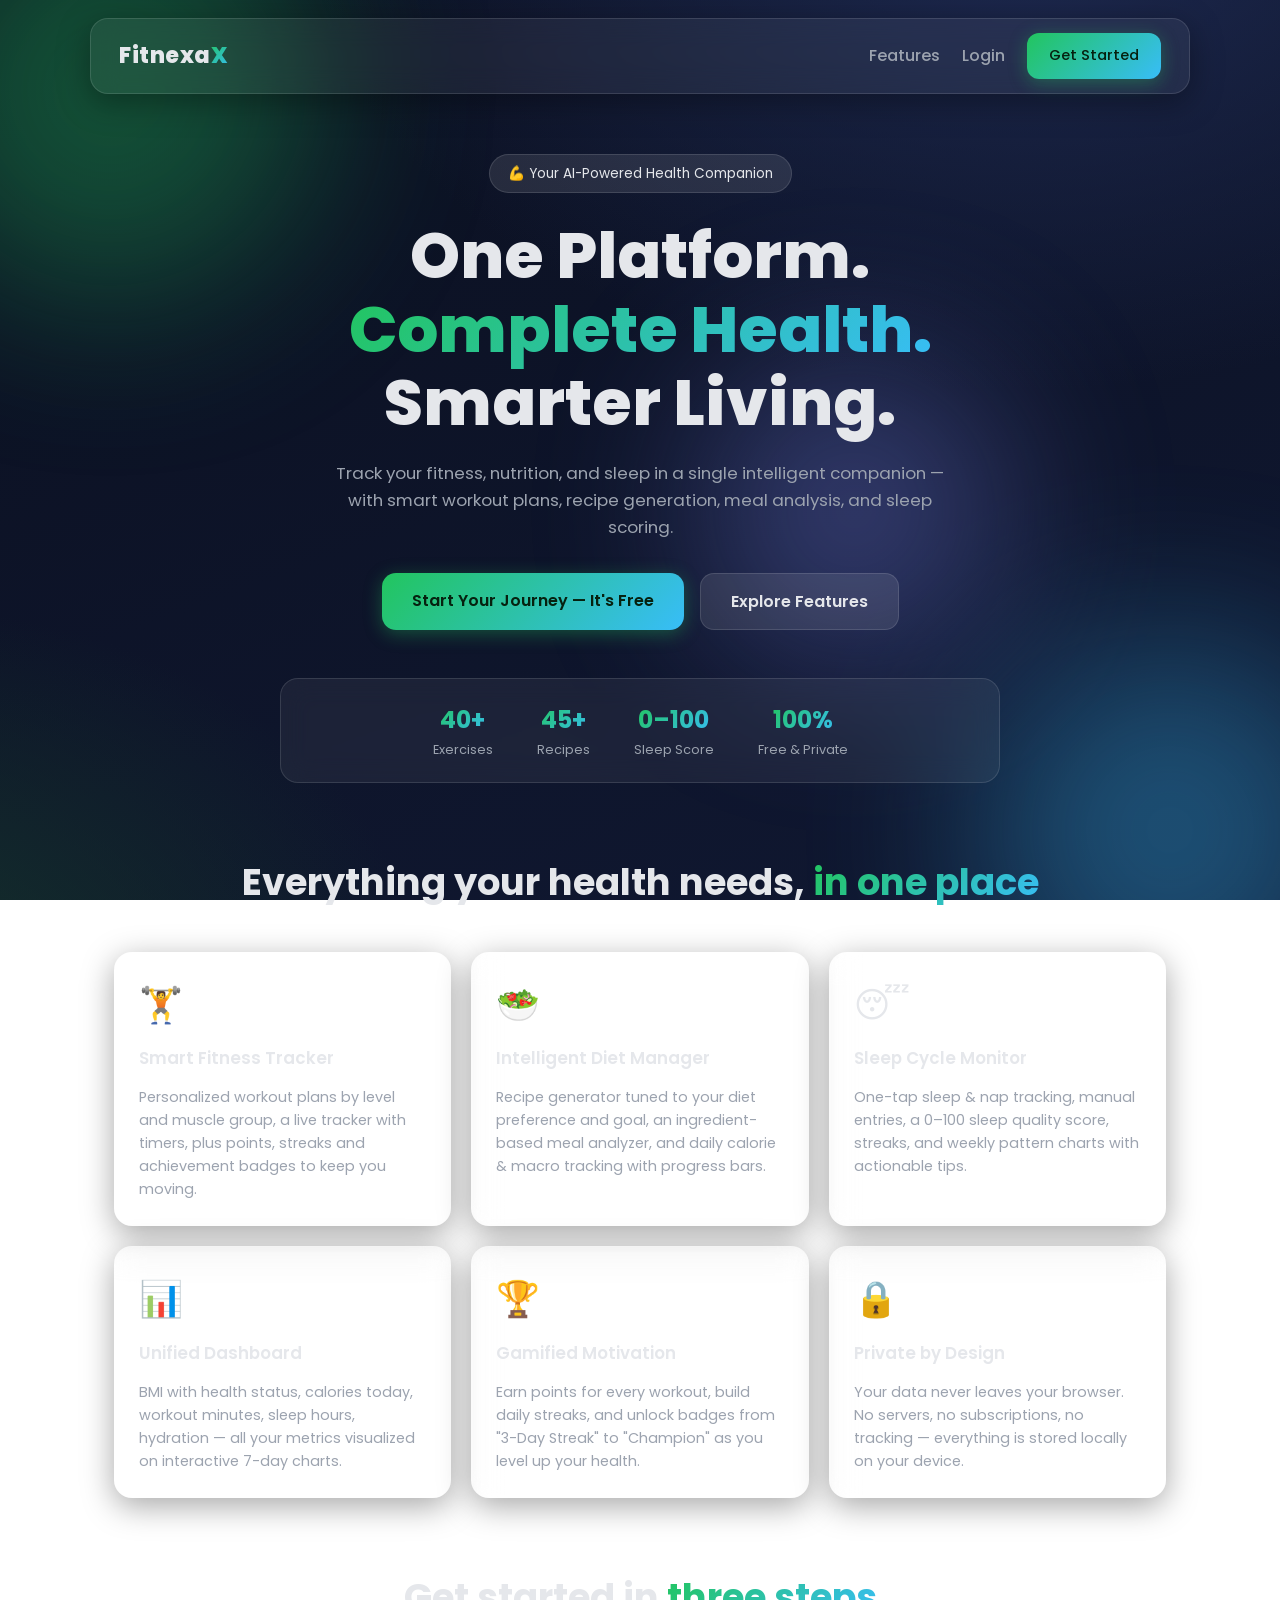
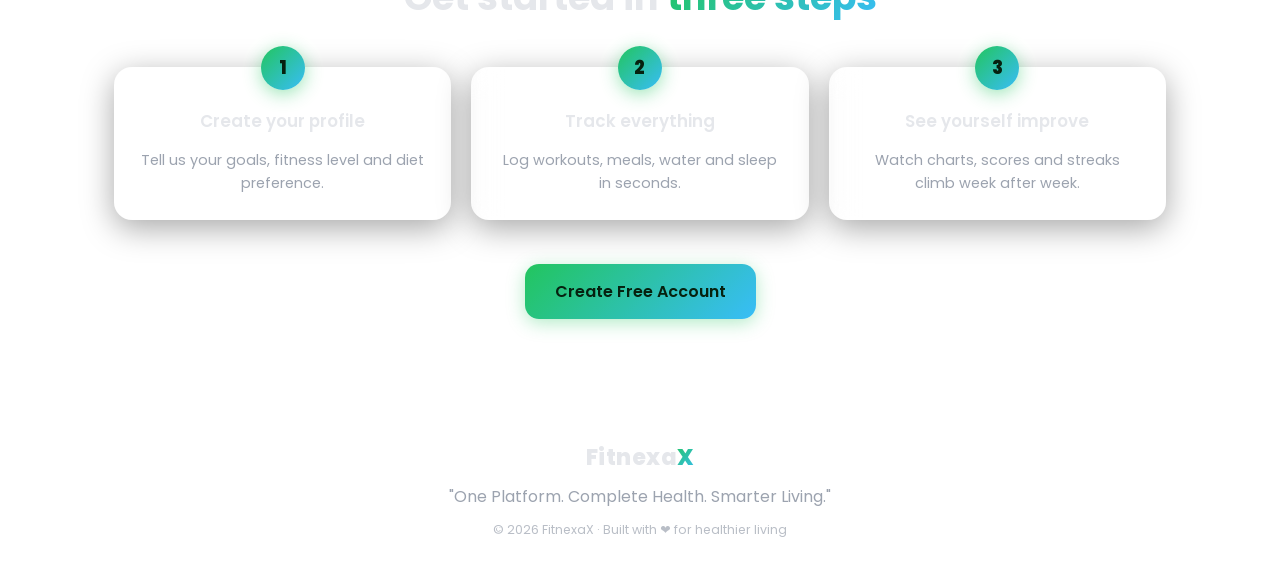
<file: index.html>
<!DOCTYPE html>
<html lang="en">
<head>
  <meta charset="UTF-8" />
  <title>FitnexaX – One Platform. Complete Health. Smarter Living.</title>
  <meta name="viewport" content="width=device-width, initial-scale=1" />
  <meta name="description" content="FitnexaX — AI-powered fitness, nutrition and sleep companion. Track workouts, meals and sleep in one beautiful dashboard." />
  <link href="https://fonts.googleapis.com/css2?family=Poppins:wght@300;400;500;600;700;800&display=swap" rel="stylesheet" />
  <link rel="stylesheet" href="css/style.css" />
</head>
<body class="landing-body">
  <div class="bg-orbs"><span></span><span></span><span></span></div>

  <header class="landing-header glass-card">
    <div class="logo">Fitnexa<span class="logo-x">X</span></div>
    <nav class="landing-nav" id="navAuth">
      <a href="#features">Features</a>
      <a href="login.html">Login</a>
      <a href="signup.html" class="btn-primary">Get Started</a>
    </nav>
  </header>

  <section class="hero-section">
    <div class="hero-content">
      <span class="hero-tag">💪 Your AI-Powered Health Companion</span>
      <h1>One Platform.<br /><span class="gradient-text">Complete Health.</span><br />Smarter Living.</h1>
      <p>Track your fitness, nutrition, and sleep in a single intelligent companion — with smart workout plans, recipe generation, meal analysis, and sleep scoring.</p>
      <div class="hero-actions">
        <a href="signup.html" class="btn-primary btn-lg" id="heroCta">Start Your Journey — It's Free</a>
        <a href="#features" class="btn-ghost btn-lg">Explore Features</a>
      </div>
      <div class="hero-stats">
        <div><strong>40+</strong><span>Exercises</span></div>
        <div><strong>45+</strong><span>Recipes</span></div>
        <div><strong>0–100</strong><span>Sleep Score</span></div>
        <div><strong>100%</strong><span>Free & Private</span></div>
      </div>
    </div>
  </section>

  <section class="features-section" id="features">
    <h2>Everything your health needs, <span class="gradient-text">in one place</span></h2>
    <div class="grid-3">
      <div class="glass-card feature-card">
        <div class="feature-icon">🏋️</div>
        <h3>Smart Fitness Tracker</h3>
        <p>Personalized workout plans by level and muscle group, a live tracker with timers, plus points, streaks and achievement badges to keep you moving.</p>
      </div>
      <div class="glass-card feature-card">
        <div class="feature-icon">🥗</div>
        <h3>Intelligent Diet Manager</h3>
        <p>Recipe generator tuned to your diet preference and goal, an ingredient-based meal analyzer, and daily calorie & macro tracking with progress bars.</p>
      </div>
      <div class="glass-card feature-card">
        <div class="feature-icon">😴</div>
        <h3>Sleep Cycle Monitor</h3>
        <p>One-tap sleep & nap tracking, manual entries, a 0–100 sleep quality score, streaks, and weekly pattern charts with actionable tips.</p>
      </div>
      <div class="glass-card feature-card">
        <div class="feature-icon">📊</div>
        <h3>Unified Dashboard</h3>
        <p>BMI with health status, calories today, workout minutes, sleep hours, hydration — all your metrics visualized on interactive 7-day charts.</p>
      </div>
      <div class="glass-card feature-card">
        <div class="feature-icon">🏆</div>
        <h3>Gamified Motivation</h3>
        <p>Earn points for every workout, build daily streaks, and unlock badges from "3-Day Streak" to "Champion" as you level up your health.</p>
      </div>
      <div class="glass-card feature-card">
        <div class="feature-icon">🔒</div>
        <h3>Private by Design</h3>
        <p>Your data never leaves your browser. No servers, no subscriptions, no tracking — everything is stored locally on your device.</p>
      </div>
    </div>
  </section>

  <section class="how-section">
    <h2>Get started in <span class="gradient-text">three steps</span></h2>
    <div class="grid-3">
      <div class="glass-card step-card"><span class="step-num">1</span><h3>Create your profile</h3><p>Tell us your goals, fitness level and diet preference.</p></div>
      <div class="glass-card step-card"><span class="step-num">2</span><h3>Track everything</h3><p>Log workouts, meals, water and sleep in seconds.</p></div>
      <div class="glass-card step-card"><span class="step-num">3</span><h3>See yourself improve</h3><p>Watch charts, scores and streaks climb week after week.</p></div>
    </div>
    <div class="center-cta">
      <a href="signup.html" class="btn-primary btn-lg">Create Free Account</a>
    </div>
  </section>

  <footer class="landing-footer">
    <div class="logo">Fitnexa<span class="logo-x">X</span></div>
    <p>"One Platform. Complete Health. Smarter Living."</p>
    <p class="footer-fine">© 2026 FitnexaX · Built with ❤️ for healthier living</p>
  </footer>

  <script src="js/storage.js"></script>
  <script src="js/auth.js"></script>
</body>
</html>
</file>
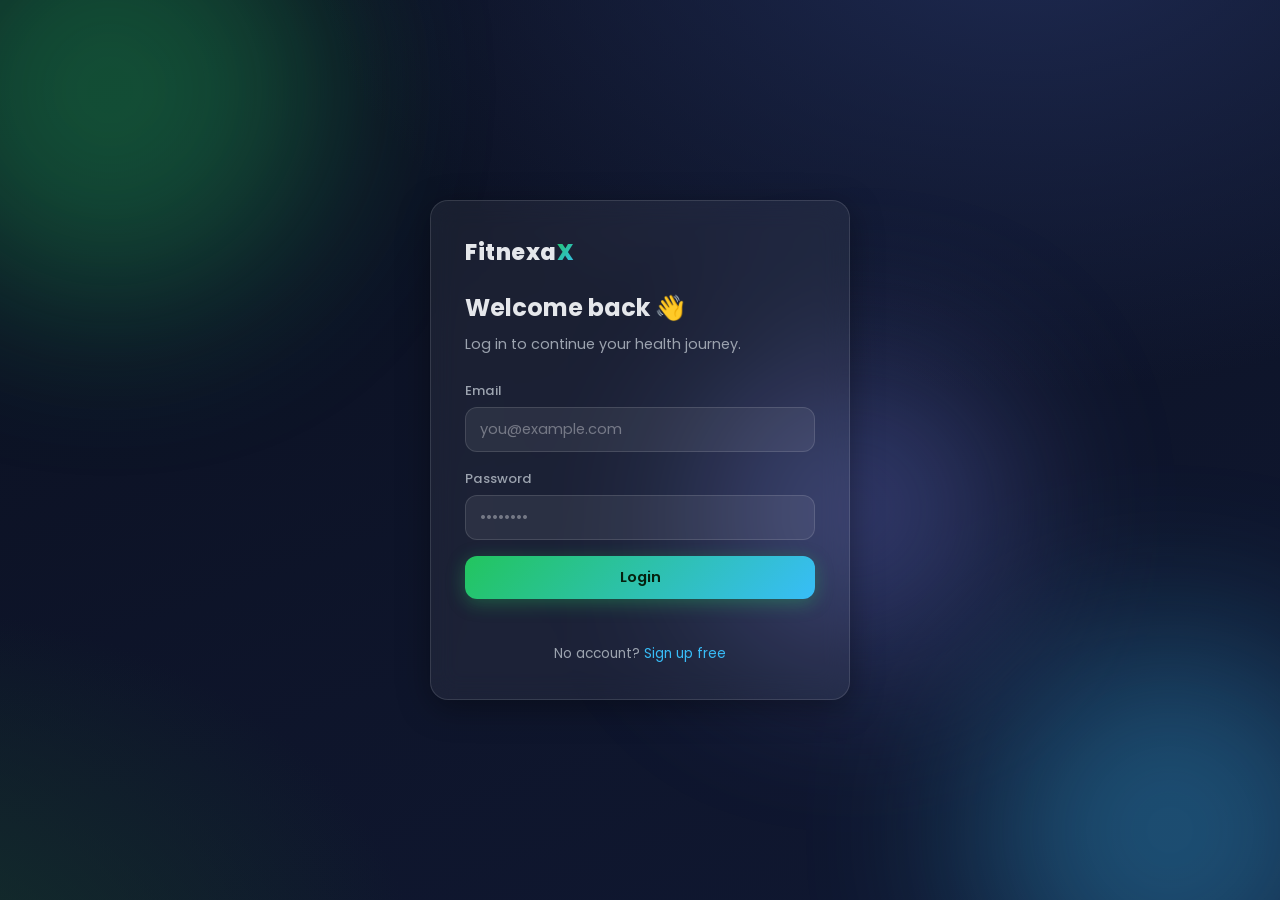
<file: diet.html>
<!DOCTYPE html>
<html lang="en">
<head>
  <meta charset="UTF-8" />
  <title>Diet – FitnexaX</title>
  <meta name="viewport" content="width=device-width, initial-scale=1" />
  <link href="https://fonts.googleapis.com/css2?family=Poppins:wght@300;400;500;600;700&display=swap" rel="stylesheet" />
  <link rel="stylesheet" href="css/style.css" />
</head>
<body class="app-body">
  <button id="sidebarToggle" class="sidebar-toggle" aria-label="Menu">☰</button>

  <aside class="sidebar">
    <div class="sidebar-logo">Fitnexa<span class="logo-x">X</span></div>
    <nav class="sidebar-nav">
      <a href="dashboard.html" class="nav-link">📊 Dashboard</a>
      <a href="fitness.html" class="nav-link">🏋️ Fitness</a>
      <a href="diet.html" class="nav-link">🥗 Diet</a>
      <a href="sleep.html" class="nav-link">😴 Sleep</a>
      <a href="profile.html" class="nav-link">👤 Profile</a>
    </nav>
    <button id="logoutBtn" class="nav-link logout-btn">🚪 Logout</button>
  </aside>

  <main class="main-content">
    <header class="page-header">
      <div>
        <h1>Diet & Nutrition 🥗</h1>
        <p class="page-sub">Smart recipes, meal analysis and macro tracking.</p>
      </div>
    </header>

    <section class="glass-card">
      <h3>Today's Nutrition</h3>
      <div class="nutrition-summary">
        <div class="nutrition-cal">
          <p><strong id="dietCaloriesToday">0</strong> / <span id="dietCalorieGoal">0</span> kcal</p>
          <div class="progress-bar"><div id="dietCalorieProgress" class="progress-fill"></div></div>
        </div>
        <div class="macro-grid">
          <div class="macro-item"><span>🥩 Protein</span><strong><span id="proteinToday">0</span> g</strong></div>
          <div class="macro-item"><span>🍞 Carbs</span><strong><span id="carbsToday">0</span> g</strong></div>
          <div class="macro-item"><span>🥑 Fats</span><strong><span id="fatsToday">0</span> g</strong></div>
        </div>
      </div>
    </section>

    <section class="grid-2">
      <div class="glass-card">
        <h3>Recipe Generator</h3>
        <p class="muted">Tuned to your diet preference (<span id="dietPrefLabel"></span>).</p>
        <form id="recipeForm" class="inline-form">
          <select id="mealType">
            <option value="breakfast">Breakfast</option>
            <option value="lunch">Lunch</option>
            <option value="dinner">Dinner</option>
            <option value="snack">Snack</option>
          </select>
          <select id="goalType">
            <option value="balanced">Balanced</option>
            <option value="high-protein">High Protein</option>
            <option value="low-carb">Low Carb</option>
          </select>
          <button type="submit" class="btn-primary">✨ Generate</button>
        </form>
        <div id="recipeResults" class="card-grid"></div>
      </div>

      <div class="glass-card">
        <h3>Meal Analyzer</h3>
        <p class="muted">Describe your meal and get an instant nutrition estimate.</p>
        <textarea id="mealDescription" rows="3" placeholder="e.g. 2 chapati, dal, rice, salad, curd"></textarea>
        <button id="analyzeMealBtn" class="btn-primary">🔍 Analyze Meal</button>
        <div id="mealAnalysisResult" class="analysis-result"></div>
      </div>
    </section>

    <section class="glass-card">
      <h3>Quick Meal Logger</h3>
      <form id="quickMealForm" class="grid-5">
        <input type="text" id="mealName" placeholder="Meal name" required />
        <input type="number" id="mealCalories" placeholder="Calories" min="0" required />
        <input type="number" id="mealProtein" placeholder="Protein (g)" min="0" required />
        <input type="number" id="mealCarbs" placeholder="Carbs (g)" min="0" required />
        <input type="number" id="mealFats" placeholder="Fats (g)" min="0" required />
        <button type="submit" class="btn-primary full-width">+ Add Meal</button>
      </form>
      <h4 class="section-sub">Today's Meals</h4>
      <div id="todayMeals"></div>
    </section>
  </main>

  <script src="js/storage.js"></script>
  <script src="js/auth.js"></script>
  <script src="js/diet.js"></script>
</body>
</html>
</file>
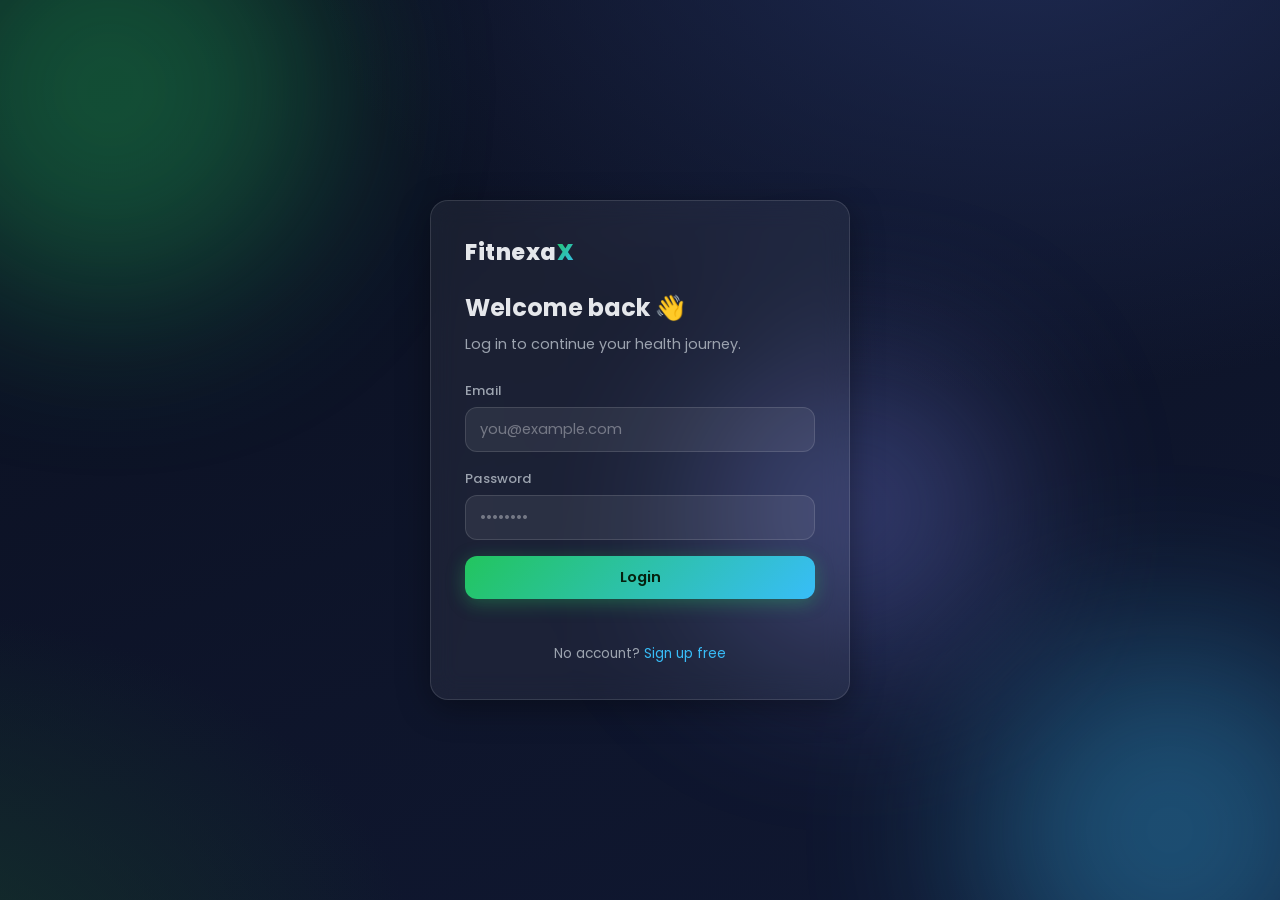
<file: fitness.html>
<!DOCTYPE html>
<html lang="en">
<head>
  <meta charset="UTF-8" />
  <title>Fitness – FitnexaX</title>
  <meta name="viewport" content="width=device-width, initial-scale=1" />
  <link href="https://fonts.googleapis.com/css2?family=Poppins:wght@300;400;500;600;700&display=swap" rel="stylesheet" />
  <link rel="stylesheet" href="css/style.css" />
</head>
<body class="app-body">
  <button id="sidebarToggle" class="sidebar-toggle" aria-label="Menu">☰</button>

  <aside class="sidebar">
    <div class="sidebar-logo">Fitnexa<span class="logo-x">X</span></div>
    <nav class="sidebar-nav">
      <a href="dashboard.html" class="nav-link">📊 Dashboard</a>
      <a href="fitness.html" class="nav-link">🏋️ Fitness</a>
      <a href="diet.html" class="nav-link">🥗 Diet</a>
      <a href="sleep.html" class="nav-link">😴 Sleep</a>
      <a href="profile.html" class="nav-link">👤 Profile</a>
    </nav>
    <button id="logoutBtn" class="nav-link logout-btn">🚪 Logout</button>
  </aside>

  <main class="main-content">
    <header class="page-header">
      <div>
        <h1>Fitness 🏋️</h1>
        <p class="page-sub">Generate a plan, track it live, earn points.</p>
      </div>
      <div class="points-pill glass-card">🏆 <span id="totalPointsFit">0</span> pts</div>
    </header>

    <section class="grid-3">
      <div class="glass-card quick-stat">
        <h4>🔥 Current Streak</h4>
        <p><span id="workoutStreak">0</span> days</p>
      </div>
      <div class="glass-card quick-stat">
        <h4>💪 Workouts This Week</h4>
        <p id="workoutsThisWeek">0</p>
      </div>
      <div class="glass-card quick-stat">
        <h4>⚡ Calories Burned (7d)</h4>
        <p><span id="caloriesBurned7">0</span> kcal</p>
      </div>
    </section>

    <section class="glass-card">
      <h3>Workout Generator</h3>
      <form id="workoutGeneratorForm" class="inline-form">
        <select id="genFitnessLevel">
          <option value="beginner">Beginner</option>
          <option value="intermediate">Intermediate</option>
          <option value="advanced">Advanced</option>
        </select>
        <select id="genCategory">
          <option value="full-body">Full Body</option>
          <option value="upper-body">Upper Body</option>
          <option value="lower-body">Lower Body</option>
          <option value="cardio">Cardio</option>
          <option value="core">Core</option>
        </select>
        <select id="genDuration">
          <option value="20">20 min</option>
          <option value="30" selected>30 min</option>
          <option value="45">45 min</option>
        </select>
        <button type="submit" class="btn-primary">⚡ Generate Plan</button>
      </form>
      <div id="generatedWorkout" class="workout-list"></div>
    </section>

    <section class="glass-card tracker-card">
      <h3>Live Workout Tracker</h3>
      <div id="currentExercise" class="current-exercise">Generate a plan, then press Start.</div>
      <div class="timer-controls">
        <span id="exerciseTimer" class="timer-display">00:00</span>
        <button id="startWorkoutBtn" class="btn-primary">▶ Start</button>
        <button id="pauseWorkoutBtn" class="btn-ghost" disabled>⏸ Pause</button>
        <button id="nextExerciseBtn" class="btn-ghost" disabled>✔ Done, Next</button>
        <button id="endWorkoutBtn" class="btn-danger" disabled>■ Finish</button>
      </div>
    </section>

    <section class="glass-card">
      <h3>Achievements & Badges</h3>
      <div id="achievementBadges" class="badge-list"></div>
    </section>

    <section class="glass-card">
      <h3>Workout History</h3>
      <div id="workoutHistory"></div>
    </section>
  </main>

  <script src="js/storage.js"></script>
  <script src="js/auth.js"></script>
  <script src="js/fitness.js"></script>
</body>
</html>
</file>
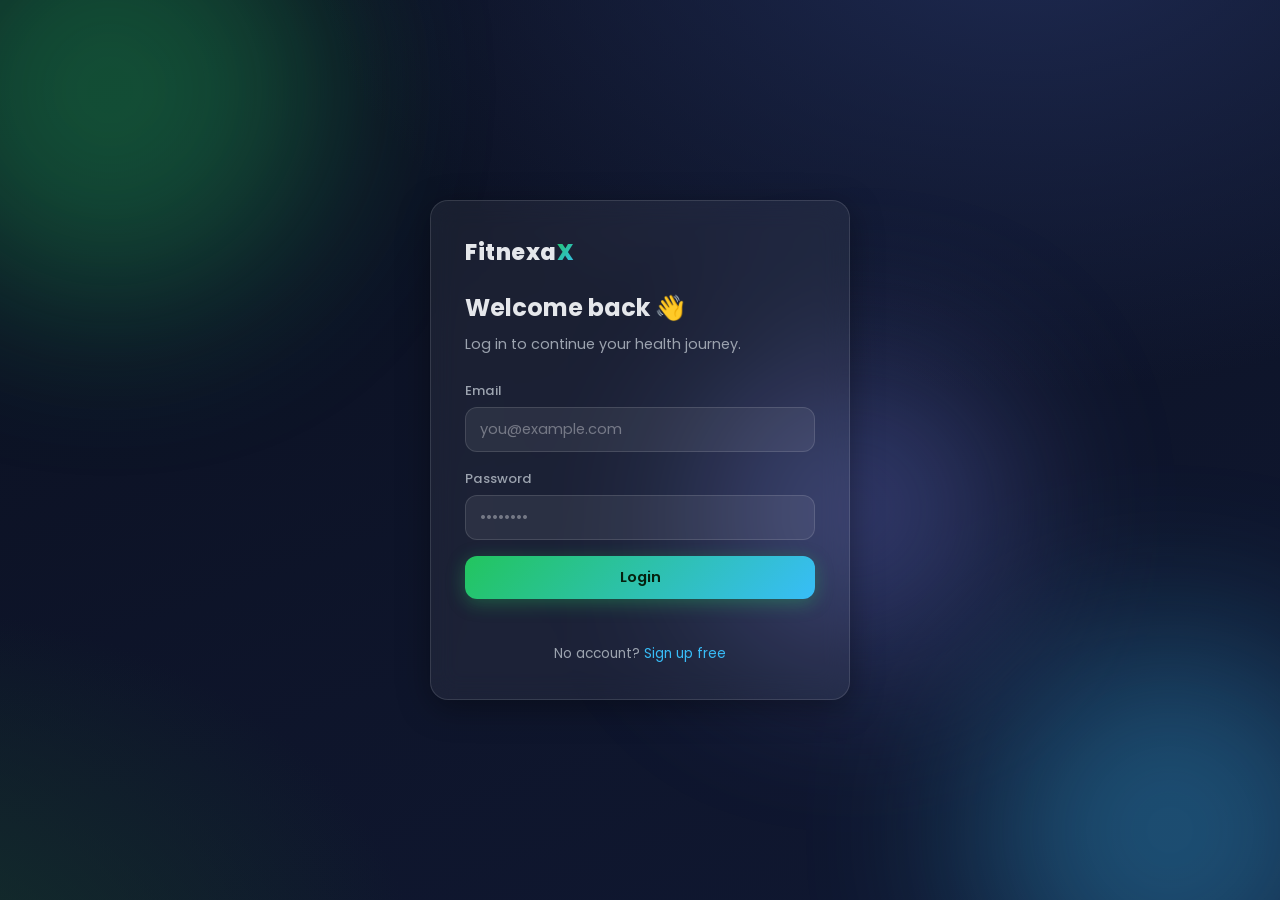
<file: login.html>
<!DOCTYPE html>
<html lang="en">
<head>
  <meta charset="UTF-8" />
  <title>Login – FitnexaX</title>
  <meta name="viewport" content="width=device-width, initial-scale=1" />
  <link href="https://fonts.googleapis.com/css2?family=Poppins:wght@300;400;500;600;700&display=swap" rel="stylesheet" />
  <link rel="stylesheet" href="css/style.css" />
</head>
<body class="auth-body">
  <div class="bg-orbs"><span></span><span></span><span></span></div>

  <div class="auth-card glass-card">
    <a href="index.html" class="logo auth-logo">Fitnexa<span class="logo-x">X</span></a>
    <h2>Welcome back 👋</h2>
    <p class="auth-sub">Log in to continue your health journey.</p>
    <form id="loginForm">
      <div class="form-group">
        <label for="loginEmail">Email</label>
        <input type="email" id="loginEmail" placeholder="you@example.com" required autocomplete="email" />
      </div>
      <div class="form-group">
        <label for="loginPassword">Password</label>
        <input type="password" id="loginPassword" placeholder="••••••••" required autocomplete="current-password" />
      </div>
      <button type="submit" class="btn-primary full-width">Login</button>
      <p id="loginError" class="form-error"></p>
      <p class="form-note">No account? <a href="signup.html">Sign up free</a></p>
    </form>
  </div>

  <script src="js/storage.js"></script>
  <script src="js/auth.js"></script>
</body>
</html>
</file>
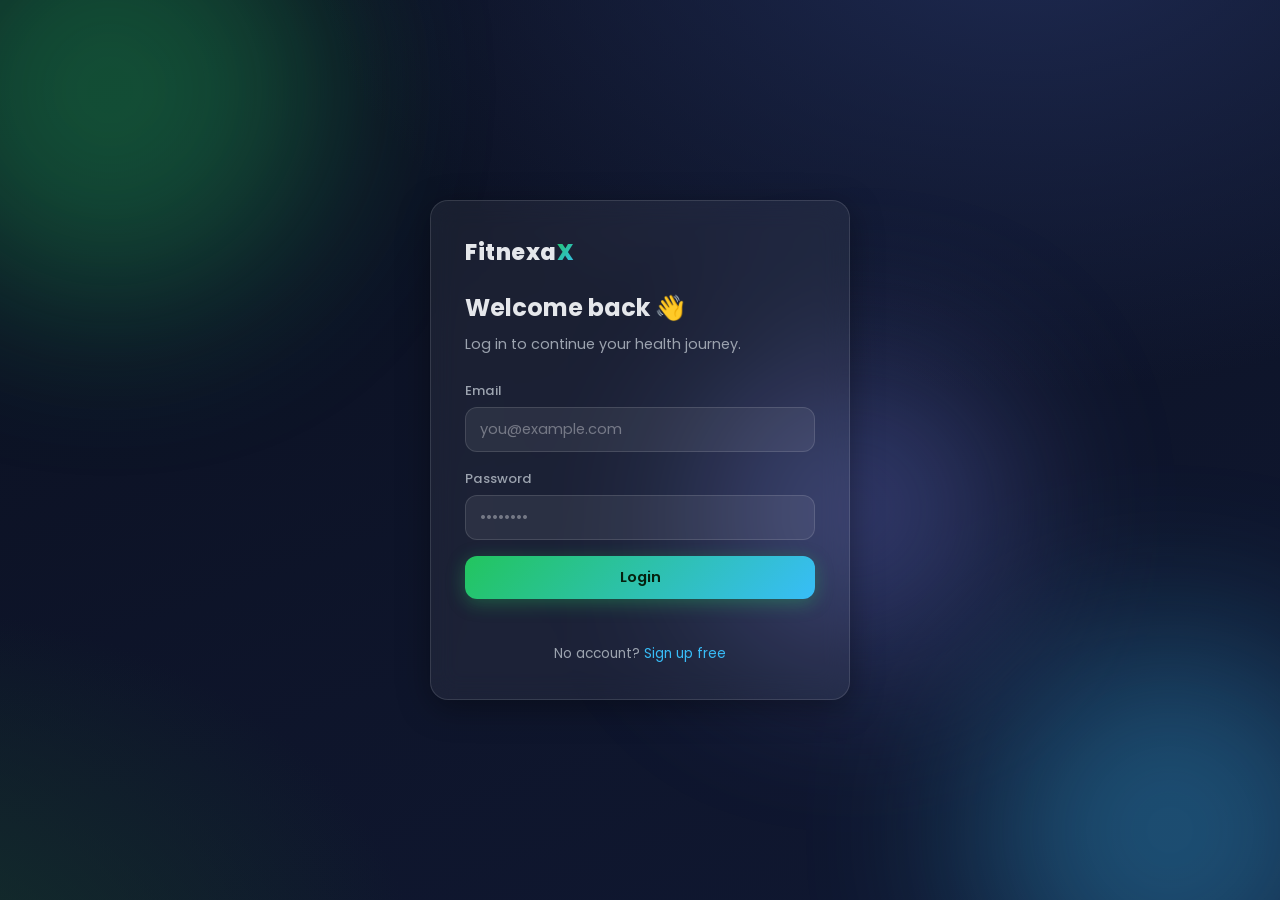
<file: profile.html>
<!DOCTYPE html>
<html lang="en">
<head>
  <meta charset="UTF-8" />
  <title>Profile – FitnexaX</title>
  <meta name="viewport" content="width=device-width, initial-scale=1" />
  <link href="https://fonts.googleapis.com/css2?family=Poppins:wght@300;400;500;600;700&display=swap" rel="stylesheet" />
  <link rel="stylesheet" href="css/style.css" />
</head>
<body class="app-body">
  <button id="sidebarToggle" class="sidebar-toggle" aria-label="Menu">☰</button>

  <aside class="sidebar">
    <div class="sidebar-logo">Fitnexa<span class="logo-x">X</span></div>
    <nav class="sidebar-nav">
      <a href="dashboard.html" class="nav-link">📊 Dashboard</a>
      <a href="fitness.html" class="nav-link">🏋️ Fitness</a>
      <a href="diet.html" class="nav-link">🥗 Diet</a>
      <a href="sleep.html" class="nav-link">😴 Sleep</a>
      <a href="profile.html" class="nav-link">👤 Profile</a>
    </nav>
    <button id="logoutBtn" class="nav-link logout-btn">🚪 Logout</button>
  </aside>

  <main class="main-content">
    <header class="page-header">
      <div>
        <h1>Profile 👤</h1>
        <p class="page-sub">Your details, goals and data.</p>
      </div>
    </header>

    <section class="grid-2">
      <div class="glass-card profile-card">
        <div class="avatar-wrapper">
          <img id="avatarPreview" class="avatar-img" alt="Avatar" />
        </div>
        <h3 id="profileNameBig"></h3>
        <p class="muted" id="profileEmail"></p>
        <label for="avatarInput" class="btn-ghost avatar-btn">📷 Change photo</label>
        <input type="file" id="avatarInput" accept="image/*" hidden />
        <div class="profile-badges">
          <span class="badge">🏆 <span id="profilePoints">0</span> pts</span>
          <span class="badge">📅 Joined <span id="profileJoined">–</span></span>
        </div>
      </div>

      <div class="glass-card">
        <h3>Profile Information</h3>
        <div class="info-grid">
          <p><span class="muted">Age</span><strong id="profileAge"></strong></p>
          <p><span class="muted">Gender</span><strong id="profileGender"></strong></p>
          <p><span class="muted">Height</span><strong><span id="profileHeight"></span> cm</strong></p>
          <p><span class="muted">Weight</span><strong><span id="profileWeight"></span> kg</strong></p>
          <p><span class="muted">BMI</span><strong><span id="profileBMI"></span> (<span id="profileBMIStatus"></span>)</strong></p>
          <p><span class="muted">Fitness Level</span><strong id="profileFitnessLevel"></strong></p>
          <p><span class="muted">Diet Preference</span><strong id="profileDietPreference"></strong></p>
          <p><span class="muted">Calorie Goal</span><strong><span id="profileCalorieGoal"></span> kcal</strong></p>
          <p><span class="muted">Sleep Goal</span><strong><span id="profileSleepGoal"></span> hrs</strong></p>
        </div>
      </div>
    </section>

    <section class="glass-card">
      <h3>Edit Profile</h3>
      <form id="profileForm" class="grid-3">
        <input type="text" id="editName" placeholder="Name" />
        <input type="number" id="editAge" placeholder="Age" min="10" max="100" />
        <select id="editGender">
          <option value="">Gender</option>
          <option>Female</option>
          <option>Male</option>
          <option>Other</option>
        </select>
        <input type="number" id="editHeight" placeholder="Height (cm)" min="80" max="250" />
        <input type="number" id="editWeight" placeholder="Weight (kg)" min="20" max="300" step="0.1" />
        <select id="editFitnessLevel">
          <option value="">Fitness Level</option>
          <option value="beginner">Beginner</option>
          <option value="intermediate">Intermediate</option>
          <option value="advanced">Advanced</option>
        </select>
        <select id="editDietPreference">
          <option value="">Diet Preference</option>
          <option value="vegetarian">Vegetarian</option>
          <option value="vegan">Vegan</option>
          <option value="non-veg">Non-Veg</option>
        </select>
        <input type="number" id="editCalorieGoal" placeholder="Calorie Goal" min="800" max="6000" />
        <input type="number" id="editSleepGoal" placeholder="Sleep Goal (hrs)" min="4" max="12" step="0.5" />
        <button type="submit" class="btn-primary full-width">💾 Save Changes</button>
      </form>
    </section>

    <section class="glass-card danger-zone">
      <h3>Your Data</h3>
      <p class="muted">All data is stored locally in your browser. Export a backup or reset your account.</p>
      <div class="inline-form">
        <button id="exportDataBtn" class="btn-ghost">⬇ Export my data (JSON)</button>
        <button id="resetDataBtn" class="btn-danger">🗑 Delete my account & data</button>
      </div>
    </section>
  </main>

  <script src="js/storage.js"></script>
  <script src="js/auth.js"></script>
  <script src="js/profile.js"></script>
</body>
</html>
</file>
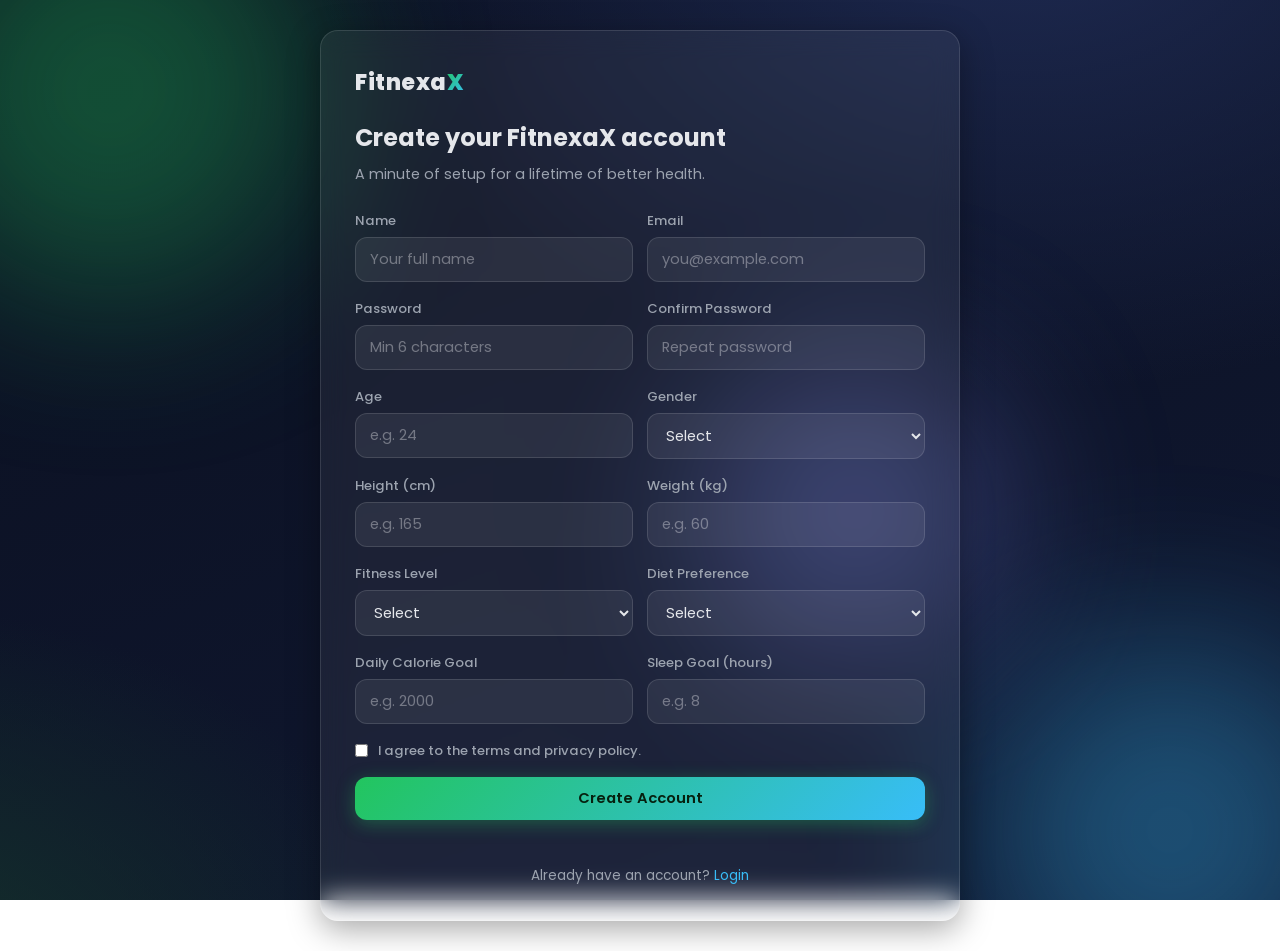
<file: signup.html>
<!DOCTYPE html>
<html lang="en">
<head>
  <meta charset="UTF-8" />
  <title>Sign Up – FitnexaX</title>
  <meta name="viewport" content="width=device-width, initial-scale=1" />
  <link href="https://fonts.googleapis.com/css2?family=Poppins:wght@300;400;500;600;700&display=swap" rel="stylesheet" />
  <link rel="stylesheet" href="css/style.css" />
</head>
<body class="auth-body">
  <div class="bg-orbs"><span></span><span></span><span></span></div>

  <div class="auth-card auth-card-wide glass-card">
    <a href="index.html" class="logo auth-logo">Fitnexa<span class="logo-x">X</span></a>
    <h2>Create your FitnexaX account</h2>
    <p class="auth-sub">A minute of setup for a lifetime of better health.</p>
    <form id="signupForm">
      <div class="form-row">
        <div class="form-group">
          <label for="name">Name</label>
          <input type="text" id="name" placeholder="Your full name" required />
        </div>
        <div class="form-group">
          <label for="email">Email</label>
          <input type="email" id="email" placeholder="you@example.com" required autocomplete="email" />
        </div>
      </div>

      <div class="form-row">
        <div class="form-group">
          <label for="password">Password</label>
          <input type="password" id="password" placeholder="Min 6 characters" required minlength="6" autocomplete="new-password" />
        </div>
        <div class="form-group">
          <label for="confirmPassword">Confirm Password</label>
          <input type="password" id="confirmPassword" placeholder="Repeat password" required autocomplete="new-password" />
        </div>
      </div>

      <div class="form-row">
        <div class="form-group">
          <label for="age">Age</label>
          <input type="number" id="age" min="10" max="100" placeholder="e.g. 24" required />
        </div>
        <div class="form-group">
          <label for="gender">Gender</label>
          <select id="gender" required>
            <option value="">Select</option>
            <option>Female</option>
            <option>Male</option>
            <option>Other</option>
          </select>
        </div>
      </div>

      <div class="form-row">
        <div class="form-group">
          <label for="height">Height (cm)</label>
          <input type="number" id="height" min="80" max="250" placeholder="e.g. 165" required />
        </div>
        <div class="form-group">
          <label for="weight">Weight (kg)</label>
          <input type="number" id="weight" min="20" max="300" step="0.1" placeholder="e.g. 60" required />
        </div>
      </div>

      <div class="form-row">
        <div class="form-group">
          <label for="fitnessLevel">Fitness Level</label>
          <select id="fitnessLevel" required>
            <option value="">Select</option>
            <option value="beginner">Beginner</option>
            <option value="intermediate">Intermediate</option>
            <option value="advanced">Advanced</option>
          </select>
        </div>
        <div class="form-group">
          <label for="dietPreference">Diet Preference</label>
          <select id="dietPreference" required>
            <option value="">Select</option>
            <option value="vegetarian">Vegetarian</option>
            <option value="vegan">Vegan</option>
            <option value="non-veg">Non-Veg</option>
          </select>
        </div>
      </div>

      <div class="form-row">
        <div class="form-group">
          <label for="calorieGoal">Daily Calorie Goal</label>
          <input type="number" id="calorieGoal" min="800" max="6000" placeholder="e.g. 2000" required />
        </div>
        <div class="form-group">
          <label for="sleepGoal">Sleep Goal (hours)</label>
          <input type="number" id="sleepGoal" min="4" max="12" step="0.5" placeholder="e.g. 8" required />
        </div>
      </div>

      <div class="form-group checkbox-group">
        <input type="checkbox" id="terms" required />
        <label for="terms">I agree to the terms and privacy policy.</label>
      </div>

      <button type="submit" class="btn-primary full-width">Create Account</button>
      <p id="signupError" class="form-error"></p>
      <p class="form-note">Already have an account? <a href="login.html">Login</a></p>
    </form>
  </div>

  <script src="js/storage.js"></script>
  <script src="js/auth.js"></script>
</body>
</html>
</file>
<file: css/style.css>
/* ============================================================
   FitnexaX - Dark Glassmorphism Theme
   ============================================================ */

:root {
  --bg-1: #0b1020;
  --bg-2: #101832;
  --glass: rgba(255, 255, 255, 0.06);
  --glass-strong: rgba(255, 255, 255, 0.1);
  --glass-border: rgba(255, 255, 255, 0.12);
  --text: #e5e7eb;
  --text-dim: #9ca3af;
  --green: #22c55e;
  --blue: #38bdf8;
  --purple: #818cf8;
  --cyan: #22d3ee;
  --pink: #f472b6;
  --danger: #ef4444;
  --grad-main: linear-gradient(135deg, #22c55e 0%, #38bdf8 100%);
  --radius: 18px;
  --shadow: 0 8px 32px rgba(0, 0, 0, 0.35);
}

* { margin: 0; padding: 0; box-sizing: border-box; }

html { scroll-behavior: smooth; }

body {
  font-family: "Poppins", system-ui, sans-serif;
  background: radial-gradient(1200px 800px at 80% -10%, #1e2a52 0%, transparent 60%),
              radial-gradient(1000px 700px at -10% 110%, #14322b 0%, transparent 55%),
              linear-gradient(160deg, var(--bg-1), var(--bg-2));
  background-attachment: fixed;
  color: var(--text);
  min-height: 100vh;
  line-height: 1.6;
}

/* ---------- Animated background orbs ---------- */
.bg-orbs { position: fixed; inset: 0; z-index: -1; overflow: hidden; pointer-events: none; }
.bg-orbs span {
  position: absolute;
  border-radius: 50%;
  filter: blur(90px);
  opacity: 0.35;
  animation: float 14s ease-in-out infinite alternate;
}
.bg-orbs span:nth-child(1) { width: 420px; height: 420px; background: #22c55e; top: -120px; left: -100px; }
.bg-orbs span:nth-child(2) { width: 380px; height: 380px; background: #38bdf8; bottom: -120px; right: -80px; animation-delay: 3s; }
.bg-orbs span:nth-child(3) { width: 300px; height: 300px; background: #818cf8; top: 40%; left: 55%; animation-delay: 6s; }

@keyframes float {
  from { transform: translateY(0) scale(1); }
  to { transform: translateY(-50px) scale(1.12); }
}

/* ---------- Glass card ---------- */
.glass-card {
  background: var(--glass);
  border: 1px solid var(--glass-border);
  border-radius: var(--radius);
  box-shadow: var(--shadow);
  backdrop-filter: blur(14px);
  -webkit-backdrop-filter: blur(14px);
  padding: 24px;
  transition: transform 0.25s ease, border-color 0.25s ease;
}
.glass-card h3 { margin-bottom: 14px; font-weight: 600; font-size: 1.05rem; }
.glass-card h4 { font-weight: 500; color: var(--text-dim); font-size: 0.9rem; }

/* ---------- Typography helpers ---------- */
.gradient-text {
  background: var(--grad-main);
  -webkit-background-clip: text;
  background-clip: text;
  color: transparent;
}
.muted { color: var(--text-dim); font-size: 0.88rem; }
.section-sub { margin: 20px 0 10px; color: var(--text-dim); font-weight: 500; }

/* ---------- Buttons ---------- */
.btn-primary, .btn-ghost, .btn-danger {
  display: inline-block;
  border: none;
  border-radius: 12px;
  padding: 11px 22px;
  font-family: inherit;
  font-size: 0.92rem;
  font-weight: 600;
  cursor: pointer;
  text-decoration: none;
  text-align: center;
  transition: transform 0.15s ease, box-shadow 0.2s ease, background 0.2s ease;
}
.btn-primary {
  background: var(--grad-main);
  color: #06210f;
  box-shadow: 0 4px 18px rgba(34, 197, 94, 0.35);
}
.btn-primary:hover { transform: translateY(-2px); box-shadow: 0 8px 26px rgba(56, 189, 248, 0.4); }
.btn-primary:disabled { opacity: 0.45; cursor: not-allowed; transform: none; box-shadow: none; }

.btn-ghost {
  background: var(--glass-strong);
  color: var(--text);
  border: 1px solid var(--glass-border);
}
.btn-ghost:hover { background: rgba(255, 255, 255, 0.16); transform: translateY(-2px); }
.btn-ghost:disabled { opacity: 0.4; cursor: not-allowed; transform: none; }

.btn-danger {
  background: rgba(239, 68, 68, 0.16);
  color: #fca5a5;
  border: 1px solid rgba(239, 68, 68, 0.4);
}
.btn-danger:hover { background: rgba(239, 68, 68, 0.3); }
.btn-danger:disabled { opacity: 0.4; cursor: not-allowed; }

.btn-lg { padding: 15px 30px; font-size: 1rem; border-radius: 14px; }
.btn-round { width: 38px; height: 38px; padding: 0; border-radius: 50%; font-size: 1.2rem; line-height: 1; }
.btn-icon {
  background: transparent; border: none; cursor: pointer; font-size: 1rem;
  opacity: 0.6; transition: opacity 0.2s;
}
.btn-icon:hover { opacity: 1; }
.full-width { width: 100%; }

/* ---------- Badges ---------- */
.badge {
  display: inline-block;
  padding: 4px 12px;
  border-radius: 999px;
  font-size: 0.75rem;
  font-weight: 600;
  background: var(--glass-strong);
  border: 1px solid var(--glass-border);
  color: var(--text);
}
.badge-lg { font-size: 0.9rem; padding: 8px 16px; margin: 4px; }
.badge-list { display: flex; flex-wrap: wrap; gap: 8px; }

/* ---------- Progress bars ---------- */
.progress-bar {
  width: 100%; height: 10px;
  background: rgba(255, 255, 255, 0.08);
  border-radius: 999px;
  overflow: hidden;
  margin-top: 10px;
}
.progress-fill {
  height: 100%;
  width: 0;
  background: var(--grad-main);
  border-radius: 999px;
  transition: width 0.6s ease;
}
.progress-fill.over { background: linear-gradient(135deg, #f59e0b, #ef4444); }

/* ---------- Grids ---------- */
.grid-1 { display: grid; grid-template-columns: 1fr; gap: 20px; margin-bottom: 20px; }
.grid-2 { display: grid; grid-template-columns: repeat(2, 1fr); gap: 20px; margin-bottom: 20px; }
.grid-3 { display: grid; grid-template-columns: repeat(3, 1fr); gap: 20px; margin-bottom: 20px; }
.grid-4 { display: grid; grid-template-columns: repeat(4, 1fr); gap: 20px; margin-bottom: 20px; }
.grid-5 { display: grid; grid-template-columns: repeat(5, 1fr) auto; gap: 12px; align-items: center; }

/* ============================================================
   LANDING PAGE
   ============================================================ */
.landing-body { overflow-x: hidden; }

.landing-header {
  display: flex; justify-content: space-between; align-items: center;
  margin: 18px auto; padding: 14px 28px; max-width: 1100px;
  position: sticky; top: 14px; z-index: 50;
}
.logo { font-size: 1.4rem; font-weight: 800; letter-spacing: 0.5px; color: var(--text); text-decoration: none; }
.logo-x { background: var(--grad-main); -webkit-background-clip: text; background-clip: text; color: transparent; }

.landing-nav { display: flex; align-items: center; gap: 22px; }
.landing-nav a { color: var(--text-dim); text-decoration: none; font-weight: 500; transition: color 0.2s; }
.landing-nav a:hover { color: var(--text); }
.landing-nav a.btn-primary { color: #06210f; }

.hero-section {
  max-width: 1100px; margin: 60px auto 40px; padding: 0 24px;
  text-align: center;
}
.hero-tag {
  display: inline-block;
  background: var(--glass-strong);
  border: 1px solid var(--glass-border);
  padding: 8px 18px; border-radius: 999px;
  font-size: 0.85rem; margin-bottom: 26px;
}
.hero-content h1 {
  font-size: clamp(2.2rem, 6vw, 4rem);
  font-weight: 800;
  line-height: 1.15;
  margin-bottom: 20px;
}
.hero-content > p, .hero-content p {
  max-width: 620px; margin: 0 auto 32px; color: var(--text-dim); font-size: 1.05rem;
}
.hero-actions { display: flex; gap: 16px; justify-content: center; flex-wrap: wrap; margin-bottom: 48px; }

.hero-stats {
  display: flex; justify-content: center; gap: 44px; flex-wrap: wrap;
  padding: 22px; border-radius: var(--radius);
  background: var(--glass); border: 1px solid var(--glass-border);
  backdrop-filter: blur(14px);
  max-width: 720px; margin: 0 auto;
}
.hero-stats div { display: flex; flex-direction: column; align-items: center; }
.hero-stats strong { font-size: 1.5rem; background: var(--grad-main); -webkit-background-clip: text; background-clip: text; color: transparent; }
.hero-stats span { color: var(--text-dim); font-size: 0.8rem; }

.features-section, .how-section {
  max-width: 1100px; margin: 70px auto; padding: 0 24px;
}
.features-section h2, .how-section h2 {
  text-align: center; font-size: clamp(1.6rem, 4vw, 2.3rem); margin-bottom: 40px; font-weight: 700;
}
.feature-card { text-align: left; }
.feature-card:hover { transform: translateY(-6px); border-color: rgba(56, 189, 248, 0.45); }
.feature-icon { font-size: 2.2rem; margin-bottom: 12px; }
.feature-card p { color: var(--text-dim); font-size: 0.9rem; }

.step-card { text-align: center; position: relative; padding-top: 40px; }
.step-num {
  position: absolute; top: -22px; left: 50%; transform: translateX(-50%);
  width: 44px; height: 44px; border-radius: 50%;
  background: var(--grad-main); color: #06210f;
  display: flex; align-items: center; justify-content: center;
  font-weight: 800; font-size: 1.15rem;
  box-shadow: 0 4px 18px rgba(34, 197, 94, 0.45);
}
.step-card p { color: var(--text-dim); font-size: 0.9rem; }
.center-cta { text-align: center; margin-top: 44px; }

.landing-footer {
  text-align: center; padding: 50px 20px 34px; color: var(--text-dim);
  border-top: 1px solid var(--glass-border); margin-top: 60px;
}
.landing-footer .logo { margin-bottom: 8px; display: inline-block; }
.footer-fine { font-size: 0.78rem; margin-top: 10px; opacity: 0.7; }

/* ============================================================
   AUTH PAGES
   ============================================================ */
.auth-body {
  display: flex; align-items: center; justify-content: center;
  min-height: 100vh; padding: 30px 16px;
}
.auth-card { width: 100%; max-width: 420px; padding: 34px; }
.auth-card-wide { max-width: 640px; }
.auth-logo { display: inline-block; margin-bottom: 18px; }
.auth-card h2 { margin-bottom: 6px; font-weight: 700; }
.auth-sub { color: var(--text-dim); font-size: 0.9rem; margin-bottom: 24px; }

/* ---------- Forms ---------- */
.form-group { margin-bottom: 16px; display: flex; flex-direction: column; }
.form-row { display: grid; grid-template-columns: 1fr 1fr; gap: 14px; }
.form-group label { font-size: 0.82rem; color: var(--text-dim); margin-bottom: 6px; font-weight: 500; }

input, select, textarea {
  font-family: inherit;
  font-size: 0.92rem;
  color: var(--text);
  background: rgba(255, 255, 255, 0.07);
  border: 1px solid var(--glass-border);
  border-radius: 12px;
  padding: 11px 14px;
  outline: none;
  transition: border-color 0.2s, box-shadow 0.2s;
  width: 100%;
}
input:focus, select:focus, textarea:focus {
  border-color: var(--blue);
  box-shadow: 0 0 0 3px rgba(56, 189, 248, 0.18);
}
input::placeholder, textarea::placeholder { color: rgba(229, 231, 235, 0.4); }
select option { background: var(--bg-2); color: var(--text); }
textarea { resize: vertical; margin-bottom: 12px; }
input[type="date"], input[type="time"] { color-scheme: dark; }

.checkbox-group { flex-direction: row; align-items: center; gap: 10px; }
.checkbox-group input { width: auto; }
.checkbox-group label { margin: 0; }

.form-error { color: #fca5a5; font-size: 0.85rem; margin-top: 12px; min-height: 1.2em; }
.form-note { margin-top: 16px; font-size: 0.85rem; color: var(--text-dim); text-align: center; }
.form-note a { color: var(--blue); text-decoration: none; }
.stacked-form label { font-size: 0.82rem; color: var(--text-dim); font-weight: 500; }
.stacked-form input, .stacked-form select { margin: 6px 0 14px; }

/* ============================================================
   APP SHELL (sidebar + main)
   ============================================================ */
.app-body { display: flex; min-height: 100vh; }

.sidebar {
  width: 230px;
  position: fixed; top: 0; left: 0; bottom: 0;
  display: flex; flex-direction: column;
  padding: 26px 16px;
  background: rgba(12, 17, 34, 0.75);
  border-right: 1px solid var(--glass-border);
  backdrop-filter: blur(16px);
  z-index: 100;
}
.sidebar-logo { font-size: 1.3rem; font-weight: 800; margin-bottom: 34px; padding-left: 10px; }

.sidebar-nav { display: flex; flex-direction: column; gap: 6px; flex: 1; }
.nav-link {
  display: block;
  color: var(--text-dim);
  text-decoration: none;
  padding: 11px 14px;
  border-radius: 12px;
  font-size: 0.93rem;
  font-weight: 500;
  transition: background 0.2s, color 0.2s;
  border: none; background: transparent; cursor: pointer;
  font-family: inherit; text-align: left;
}
.nav-link:hover { background: var(--glass-strong); color: var(--text); }
.nav-link.active {
  background: var(--grad-main);
  color: #06210f;
  font-weight: 600;
  box-shadow: 0 4px 16px rgba(34, 197, 94, 0.35);
}
.logout-btn { color: #fca5a5; margin-top: auto; }
.logout-btn:hover { background: rgba(239, 68, 68, 0.15); color: #fecaca; }

.sidebar-toggle {
  display: none;
  position: fixed; top: 16px; left: 16px; z-index: 200;
  background: var(--glass-strong);
  border: 1px solid var(--glass-border);
  color: var(--text);
  border-radius: 10px;
  width: 42px; height: 42px;
  font-size: 1.2rem;
  cursor: pointer;
  backdrop-filter: blur(10px);
}

.main-content {
  margin-left: 230px;
  flex: 1;
  padding: 34px 38px 60px;
  max-width: 1250px;
  animation: fadeUp 0.45s ease both;
}
@keyframes fadeUp {
  from { opacity: 0; transform: translateY(14px); }
  to { opacity: 1; transform: translateY(0); }
}

.page-header {
  display: flex; justify-content: space-between; align-items: center;
  margin-bottom: 28px; gap: 16px; flex-wrap: wrap;
}
.page-header h1 { font-size: 1.7rem; font-weight: 700; }
.page-sub { color: var(--text-dim); font-size: 0.9rem; }
.points-pill { padding: 10px 20px; font-weight: 600; white-space: nowrap; }

/* ---------- Stat cards ---------- */
.stat-card { position: relative; overflow: hidden; }
.stat-card::before {
  content: ""; position: absolute; top: 0; left: 0; right: 0; height: 3px;
}
.accent-green::before { background: var(--green); }
.accent-blue::before { background: var(--blue); }
.accent-purple::before { background: var(--purple); }
.accent-cyan::before { background: var(--cyan); }

.stat-big { font-size: 1.7rem; font-weight: 700; margin: 6px 0; }
.stat-big small { font-size: 0.85rem; color: var(--text-dim); font-weight: 400; }

.quick-stat { text-align: center; }
.quick-stat p { font-size: 1.6rem; font-weight: 700; margin-top: 6px; }

.water-controls { display: flex; gap: 10px; margin-top: 10px; }

.tip-card { border-left: 3px solid var(--green); }

/* ---------- Lists (meals, sleep, workouts) ---------- */
.list-item {
  display: flex; justify-content: space-between; align-items: center;
  padding: 12px 14px; margin-bottom: 8px;
  background: rgba(255, 255, 255, 0.05);
  border: 1px solid rgba(255, 255, 255, 0.07);
  border-radius: 12px;
  gap: 12px; flex-wrap: wrap;
}
.list-item strong { display: block; font-size: 0.93rem; }
.list-item small { color: var(--text-dim); font-size: 0.78rem; }
.list-item-right { display: flex; align-items: center; gap: 10px; flex-wrap: wrap; }

/* ---------- Fitness ---------- */
.inline-form { display: flex; gap: 12px; flex-wrap: wrap; align-items: center; margin-bottom: 16px; }
.inline-form select { width: auto; flex: 1; min-width: 130px; }

.workout-list { max-height: 340px; overflow-y: auto; padding-right: 4px; }
.workout-item {
  display: flex; justify-content: space-between; align-items: center;
  padding: 13px 16px; margin-bottom: 8px;
  background: rgba(255, 255, 255, 0.05);
  border: 1px solid rgba(255, 255, 255, 0.07);
  border-radius: 12px;
  transition: border-color 0.2s, background 0.2s;
  gap: 10px; flex-wrap: wrap;
}
.workout-item strong { display: block; }
.workout-item .muted { display: block; }
.workout-item.active { border-color: var(--green); background: rgba(34, 197, 94, 0.1); }
.workout-item.completed { opacity: 0.55; text-decoration: line-through; }
.workout-item-right { display: flex; align-items: center; gap: 12px; }
.video-link { color: var(--blue); text-decoration: none; font-size: 0.82rem; font-weight: 600; }
.video-link:hover { text-decoration: underline; }

.tracker-card .current-exercise {
  padding: 16px; margin-bottom: 16px;
  background: rgba(255, 255, 255, 0.05);
  border-radius: 12px;
  min-height: 54px;
  display: flex; align-items: center; gap: 10px; flex-wrap: wrap;
}
.timer-controls { display: flex; align-items: center; gap: 12px; flex-wrap: wrap; }
.timer-display {
  font-size: 1.9rem; font-weight: 700; font-variant-numeric: tabular-nums;
  background: var(--grad-main); -webkit-background-clip: text; background-clip: text; color: transparent;
  min-width: 100px;
}

/* ---------- Diet ---------- */
.nutrition-summary { display: grid; grid-template-columns: 1fr 1fr; gap: 24px; align-items: center; }
.nutrition-cal p { font-size: 1.1rem; }
.nutrition-cal strong { font-size: 1.6rem; }
.macro-grid { display: grid; grid-template-columns: repeat(3, 1fr); gap: 12px; }
.macro-item {
  background: rgba(255, 255, 255, 0.05);
  border-radius: 12px; padding: 12px; text-align: center;
  display: flex; flex-direction: column; gap: 4px;
}
.macro-item span { font-size: 0.78rem; color: var(--text-dim); }

.card-grid { display: grid; grid-template-columns: 1fr; gap: 14px; margin-top: 16px; max-height: 480px; overflow-y: auto; padding-right: 4px; }
.recipe-card {
  background: rgba(255, 255, 255, 0.05);
  border: 1px solid rgba(255, 255, 255, 0.08);
  border-radius: 14px;
  padding: 16px;
}
.recipe-head { display: flex; align-items: center; gap: 10px; margin-bottom: 8px; }
.recipe-emoji { font-size: 1.6rem; }
.recipe-card h4 { color: var(--text); font-size: 1rem; font-weight: 600; }
.recipe-tags { margin-bottom: 6px; }
.recipe-macros { font-size: 0.85rem; color: var(--text-dim); margin-bottom: 10px; }
.recipe-card details { margin-bottom: 12px; font-size: 0.85rem; }
.recipe-card summary { cursor: pointer; color: var(--blue); font-weight: 500; margin-bottom: 6px; }
.recipe-card ul, .recipe-card ol { padding-left: 20px; color: var(--text-dim); margin: 6px 0; }

.analysis-result { margin-top: 14px; }
.analysis-result p { margin-bottom: 6px; }
.analysis-result .btn-primary { margin-top: 8px; }

/* ---------- Sleep ---------- */
.sleep-mode {
  display: flex; align-items: center; gap: 12px; flex-wrap: wrap;
  padding: 14px 0;
  border-bottom: 1px solid rgba(255, 255, 255, 0.06);
}
.sleep-mode:last-child { border-bottom: none; }
.sleep-mode h4 { min-width: 120px; color: var(--text); }

.tips-list { padding-left: 20px; color: var(--text-dim); font-size: 0.9rem; }
.tips-list li { margin-bottom: 10px; }

/* ---------- Profile ---------- */
.profile-card { text-align: center; }
.avatar-wrapper { display: flex; justify-content: center; margin-bottom: 14px; }
.avatar-img {
  width: 130px; height: 130px; border-radius: 50%;
  object-fit: cover;
  border: 3px solid transparent;
  background: var(--grad-main);
  padding: 3px;
}
.avatar-btn { display: inline-block; margin-top: 12px; font-size: 0.85rem; }
.profile-badges { margin-top: 16px; display: flex; justify-content: center; gap: 10px; flex-wrap: wrap; }

.info-grid { display: grid; grid-template-columns: 1fr 1fr; gap: 10px 24px; }
.info-grid p { display: flex; justify-content: space-between; gap: 12px; border-bottom: 1px dashed rgba(255,255,255,0.08); padding: 7px 0; font-size: 0.9rem; }

.danger-zone { border-color: rgba(239, 68, 68, 0.25); }

/* ---------- Toasts ---------- */
.toast-holder {
  position: fixed; bottom: 24px; right: 24px; z-index: 999;
  display: flex; flex-direction: column; gap: 10px;
}
.toast {
  background: rgba(20, 28, 52, 0.95);
  border: 1px solid var(--glass-border);
  border-left: 4px solid var(--green);
  color: var(--text);
  padding: 14px 20px;
  border-radius: 12px;
  box-shadow: var(--shadow);
  font-size: 0.9rem;
  max-width: 340px;
  opacity: 0;
  transform: translateX(30px);
  transition: opacity 0.35s ease, transform 0.35s ease;
  backdrop-filter: blur(10px);
}
.toast.show { opacity: 1; transform: translateX(0); }
.toast-error { border-left-color: var(--danger); }

/* ---------- Scrollbars ---------- */
::-webkit-scrollbar { width: 8px; height: 8px; }
::-webkit-scrollbar-track { background: transparent; }
::-webkit-scrollbar-thumb { background: rgba(255, 255, 255, 0.15); border-radius: 999px; }
::-webkit-scrollbar-thumb:hover { background: rgba(255, 255, 255, 0.25); }

/* ============================================================
   RESPONSIVE
   ============================================================ */
@media (max-width: 1024px) {
  .grid-4 { grid-template-columns: repeat(2, 1fr); }
  .grid-5 { grid-template-columns: repeat(3, 1fr); }
  .nutrition-summary { grid-template-columns: 1fr; }
}

@media (max-width: 768px) {
  .sidebar { transform: translateX(-100%); transition: transform 0.3s ease; width: 240px; }
  .sidebar.open { transform: translateX(0); }
  .sidebar-toggle { display: block; }
  .main-content { margin-left: 0; padding: 76px 18px 50px; }

  .grid-2, .grid-3 { grid-template-columns: 1fr; }
  .grid-5 { grid-template-columns: 1fr 1fr; }
  .form-row { grid-template-columns: 1fr; }
  .info-grid { grid-template-columns: 1fr; }
  .hero-stats { gap: 24px; }
  .landing-header { margin: 10px 12px; position: static; }
  .page-header { flex-direction: column; align-items: flex-start; }
}

@media (max-width: 480px) {
  .grid-4, .grid-5 { grid-template-columns: 1fr; }
  .hero-actions { flex-direction: column; }
  .timer-controls { justify-content: center; }
}
</file>
